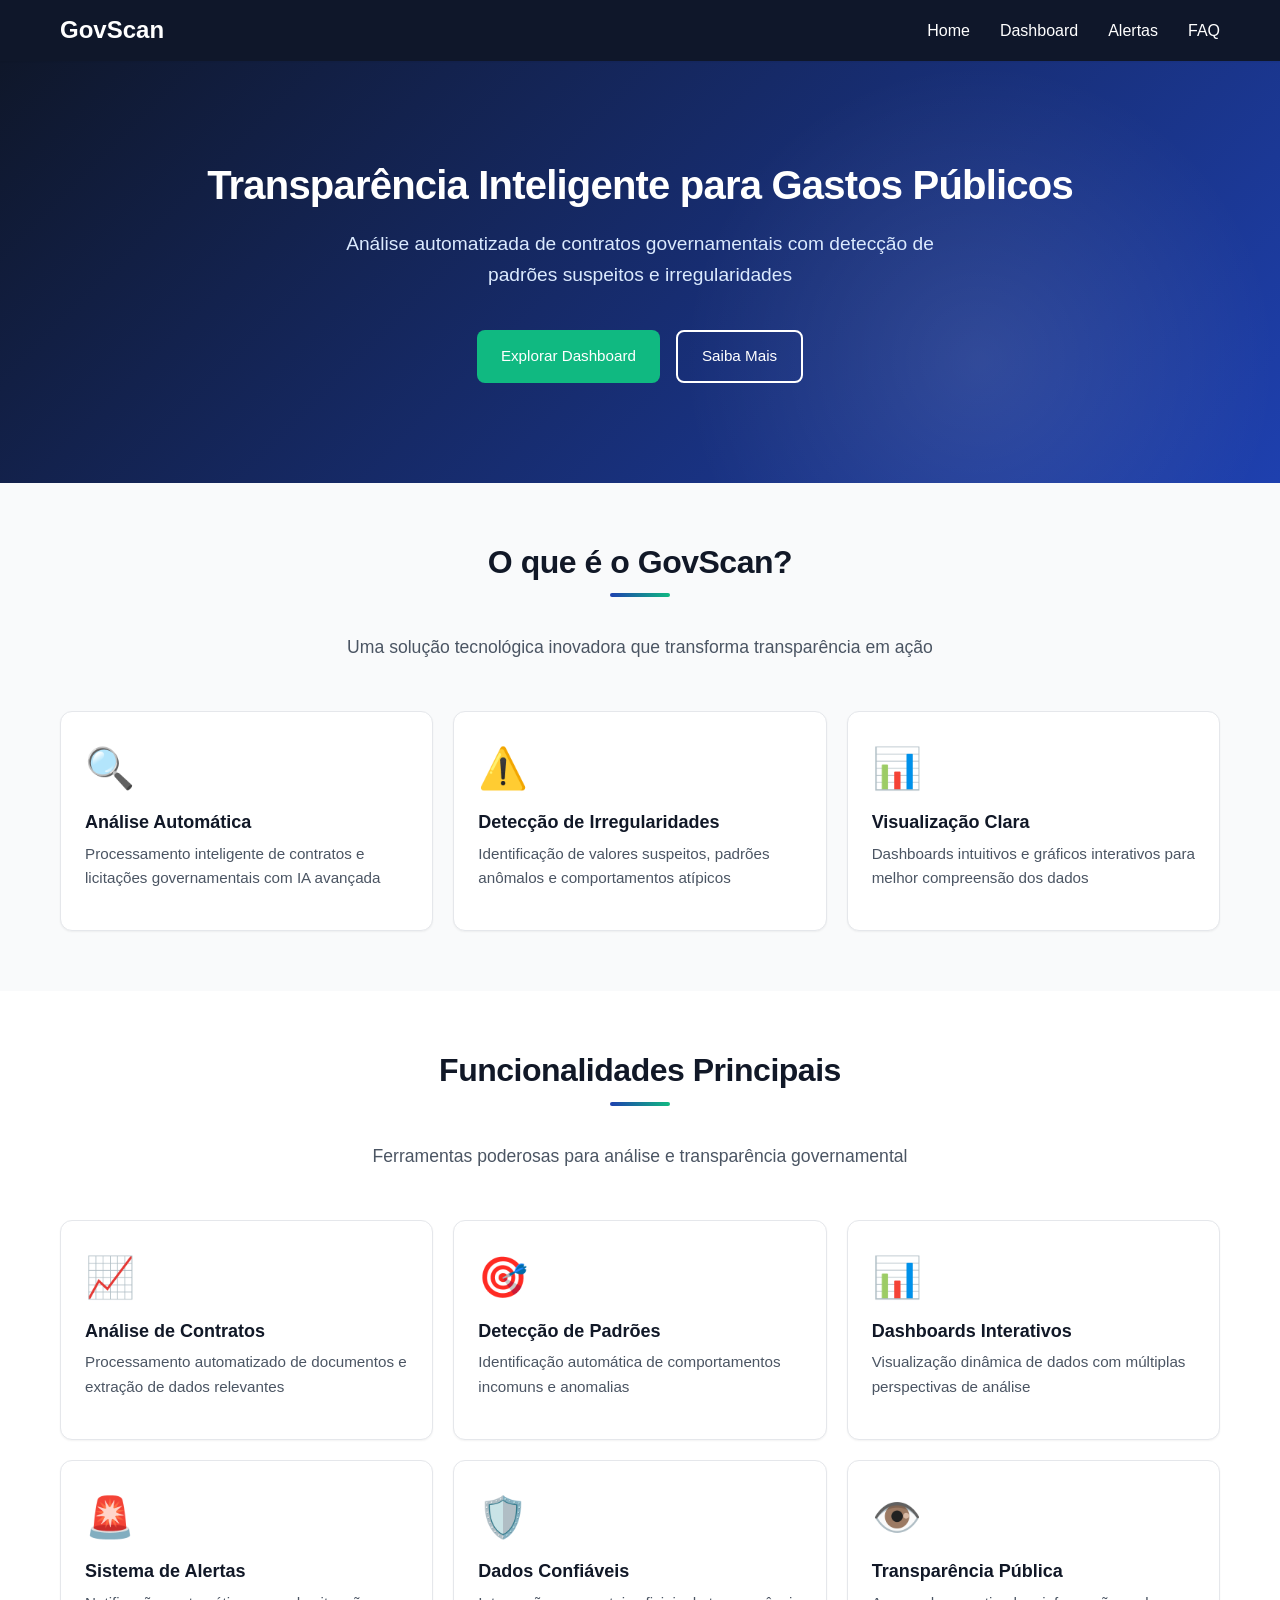
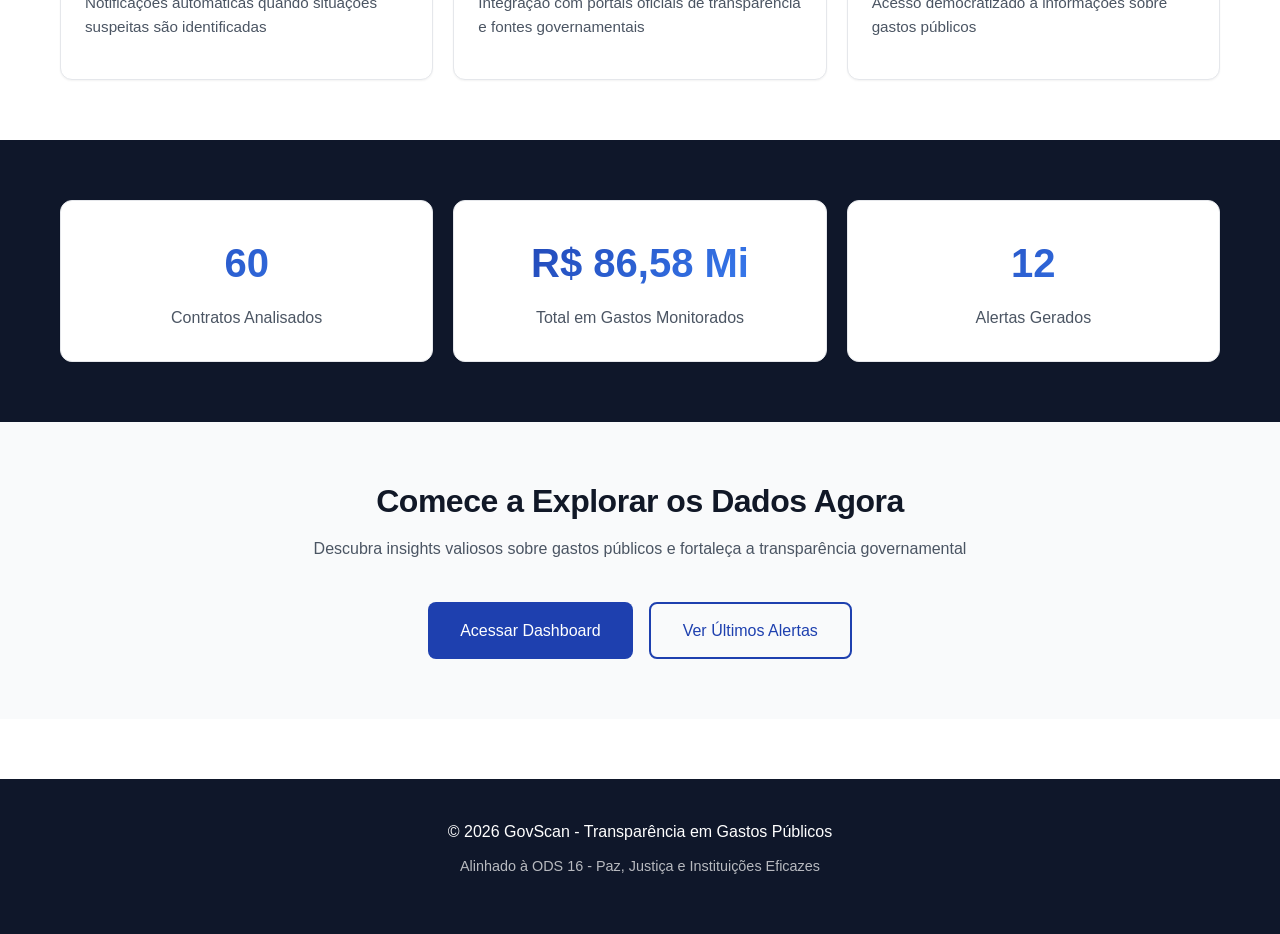
<file: index.html>
<!DOCTYPE html>
<html lang="pt-BR">
<head>
  <meta charset="UTF-8">
  <meta name="viewport" content="width=device-width, initial-scale=1.0">
  <title>GovScan - Transparência em Gastos Públicos</title>
  <link rel="stylesheet" href="./css/teste.css">
</head>
<body>

<!-- NAVEGAÇÃO -->
<nav style="background: var(--primary-dark); color: white; padding: 16px 0; position: sticky; top: 0; z-index: 100; box-shadow: var(--shadow-sm);">
  <div class="container" style="display: flex; justify-content: space-between; align-items: center;">
    <h3 style="color: white; margin: 0; font-size: 1.5rem; font-weight: 600;">
      GovScan
    </h3>
    <ul style="list-style: none; display: flex; gap: 30px; margin: 0;">
      <li><a href="./index.html" style="color: white; text-decoration: none; font-weight: 500;">Home</a></li>
      <li><a href="./graficos.html" style="color: white; text-decoration: none; font-weight: 500;">Dashboard</a></li>
      <li><a href="./alerta.html" style="color: white; text-decoration: none; font-weight: 500;">Alertas</a></li>
      <li><a href="./faq.html" style="color: white; text-decoration: none; font-weight: 500;">FAQ</a></li>
    </ul>
  </div>
</nav>

<!-- HERO -->
<section class="section-hero">
  <div class="container">
    <h1>Transparência Inteligente para Gastos Públicos</h1>
    <p>Análise automatizada de contratos governamentais com detecção de padrões suspeitos e irregularidades</p>
    <div style="margin-top: 40px; display: flex; gap: 16px; justify-content: center; flex-wrap: wrap;">
      <a href="./graficos.html" class="btn btn-success">Explorar Dashboard</a>
      <a href="#sobre" class="btn btn-outline" style="border-color: white; color: white;">Saiba Mais</a>
    </div>
  </div>
</section>

<!-- SOBRE -->
<section id="sobre" class="section-light">
  <div class="container">
    <div class="section-title">
      <h2>O que é o GovScan?</h2>
      <p>Uma solução tecnológica inovadora que transforma transparência em ação</p>
    </div>

    <div class="grid" style="margin-top: 50px;">
      <div class="card">
        <div class="card-icon">🔍</div>
        <h3 class="card-title">Análise Automática</h3>
        <p class="card-text">Processamento inteligente de contratos e licitações governamentais com IA avançada</p>
      </div>

      <div class="card">
        <div class="card-icon">⚠️</div>
        <h3 class="card-title">Detecção de Irregularidades</h3>
        <p class="card-text">Identificação de valores suspeitos, padrões anômalos e comportamentos atípicos</p>
      </div>

      <div class="card">
        <div class="card-icon">📊</div>
        <h3 class="card-title">Visualização Clara</h3>
        <p class="card-text">Dashboards intuitivos e gráficos interativos para melhor compreensão dos dados</p>
      </div>
    </div>
  </div>
</section>

<!-- FUNCIONALIDADES -->
<section>
  <div class="container">
    <div class="section-title">
      <h2>Funcionalidades Principais</h2>
      <p>Ferramentas poderosas para análise e transparência governamental</p>
    </div>

    <div class="grid" style="margin-top: 50px;">
      <div class="card">
        <div class="card-icon">📈</div>
        <h3 class="card-title">Análise de Contratos</h3>
        <p class="card-text">Processamento automatizado de documentos e extração de dados relevantes</p>
      </div>

      <div class="card">
        <div class="card-icon">🎯</div>
        <h3 class="card-title">Detecção de Padrões</h3>
        <p class="card-text">Identificação automática de comportamentos incomuns e anomalias</p>
      </div>

      <div class="card">
        <div class="card-icon">📊</div>
        <h3 class="card-title">Dashboards Interativos</h3>
        <p class="card-text">Visualização dinâmica de dados com múltiplas perspectivas de análise</p>
      </div>

      <div class="card">
        <div class="card-icon">🚨</div>
        <h3 class="card-title">Sistema de Alertas</h3>
        <p class="card-text">Notificações automáticas quando situações suspeitas são identificadas</p>
      </div>

      <div class="card">
        <div class="card-icon">🛡️</div>
        <h3 class="card-title">Dados Confiáveis</h3>
        <p class="card-text">Integração com portais oficiais de transparência e fontes governamentais</p>
      </div>

      <div class="card">
        <div class="card-icon">👁️</div>
        <h3 class="card-title">Transparência Pública</h3>
        <p class="card-text">Acesso democratizado a informações sobre gastos públicos</p>
      </div>
    </div>
  </div>
</section>

<!-- ESTATÍSTICAS -->
<section class="section-dark">
  <div class="container">
    <div class="grid">
      <div class="stat-card">
        <div class="stat-value" style="color: #4ade80;">15.234</div>
        <div class="stat-label">Contratos Analisados</div>
      </div>
      <div class="stat-card">
        <div class="stat-value" style="color: #facc15;">R$ 2,8 Bi</div>
        <div class="stat-label">Total em Gastos Monitorados</div>
      </div>
      <div class="stat-card">
        <div class="stat-value" style="color: #f87171;">342</div>
        <div class="stat-label">Alertas Gerados</div>
      </div>
    </div>
  </div>
</section>

<!-- CTA FINAL -->
<section class="section-light">
  <div class="container" style="text-align: center;">
    <h2>Comece a Explorar os Dados Agora</h2>
    <p style="margin-bottom: 40px;">Descubra insights valiosos sobre gastos públicos e fortaleça a transparência governamental</p>

    <div style="display: flex; gap: 16px; justify-content: center; flex-wrap: wrap;">
      <a href="./graficos.html" class="btn btn-primary btn-lg">Acessar Dashboard</a>
      <a href="./alerta.html" class="btn btn-outline btn-lg">Ver Últimos Alertas</a>
    </div>
  </div>
</section>

<!-- RODAPÉ -->
<footer style="background: var(--primary-dark); color: white; padding: 40px 0; text-align: center; margin-top: 60px;">
  <div class="container">
    <p style="color: white; margin-bottom: 10px;">&copy; 2026 GovScan - Transparência em Gastos Públicos</p>
    <p style="color: rgba(255,255,255,0.7); font-size: 0.9rem;">Alinhado à ODS 16 - Paz, Justiça e Instituições Eficazes</p>
  </div>
</footer>

<script src="./js/dados-reais.js"></script>
<script src="./js/base-dados.js"></script>
<script src="./js/index-metricas.js"></script>
</body>
</html>
</file>
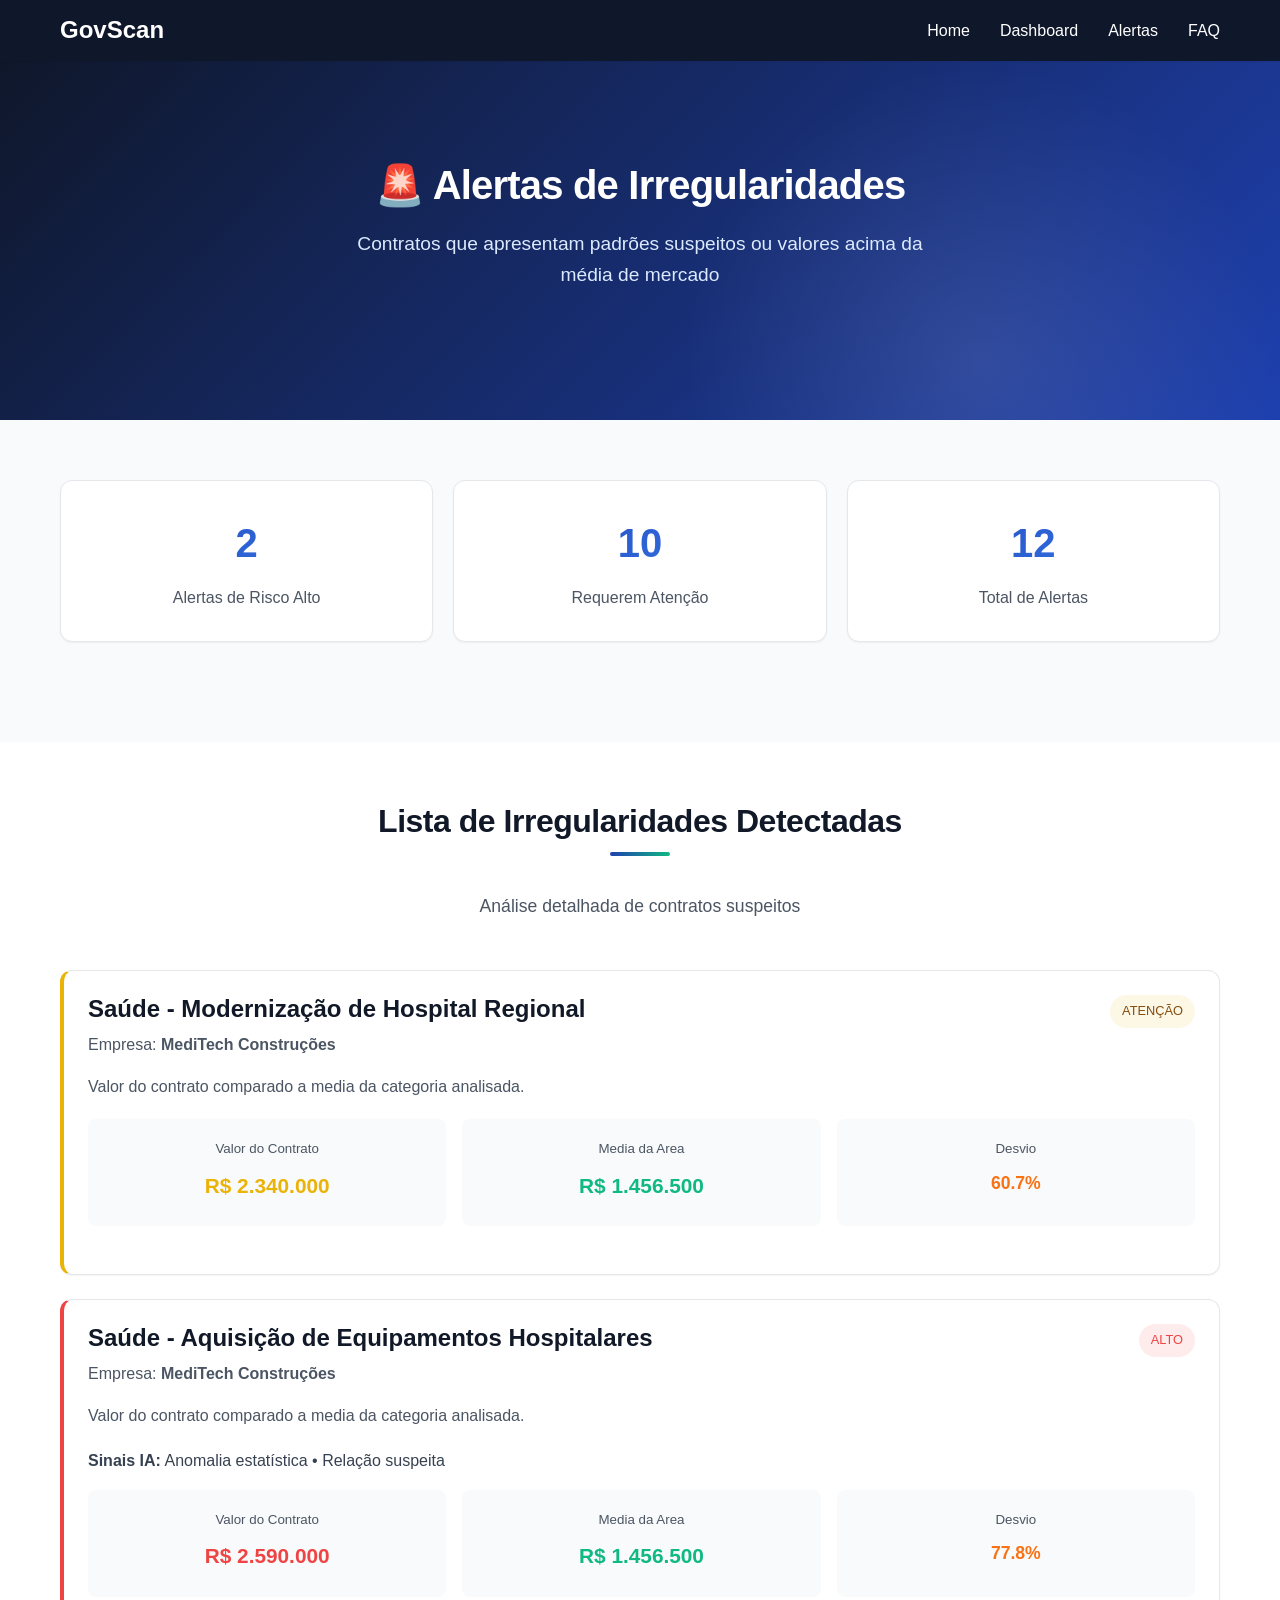
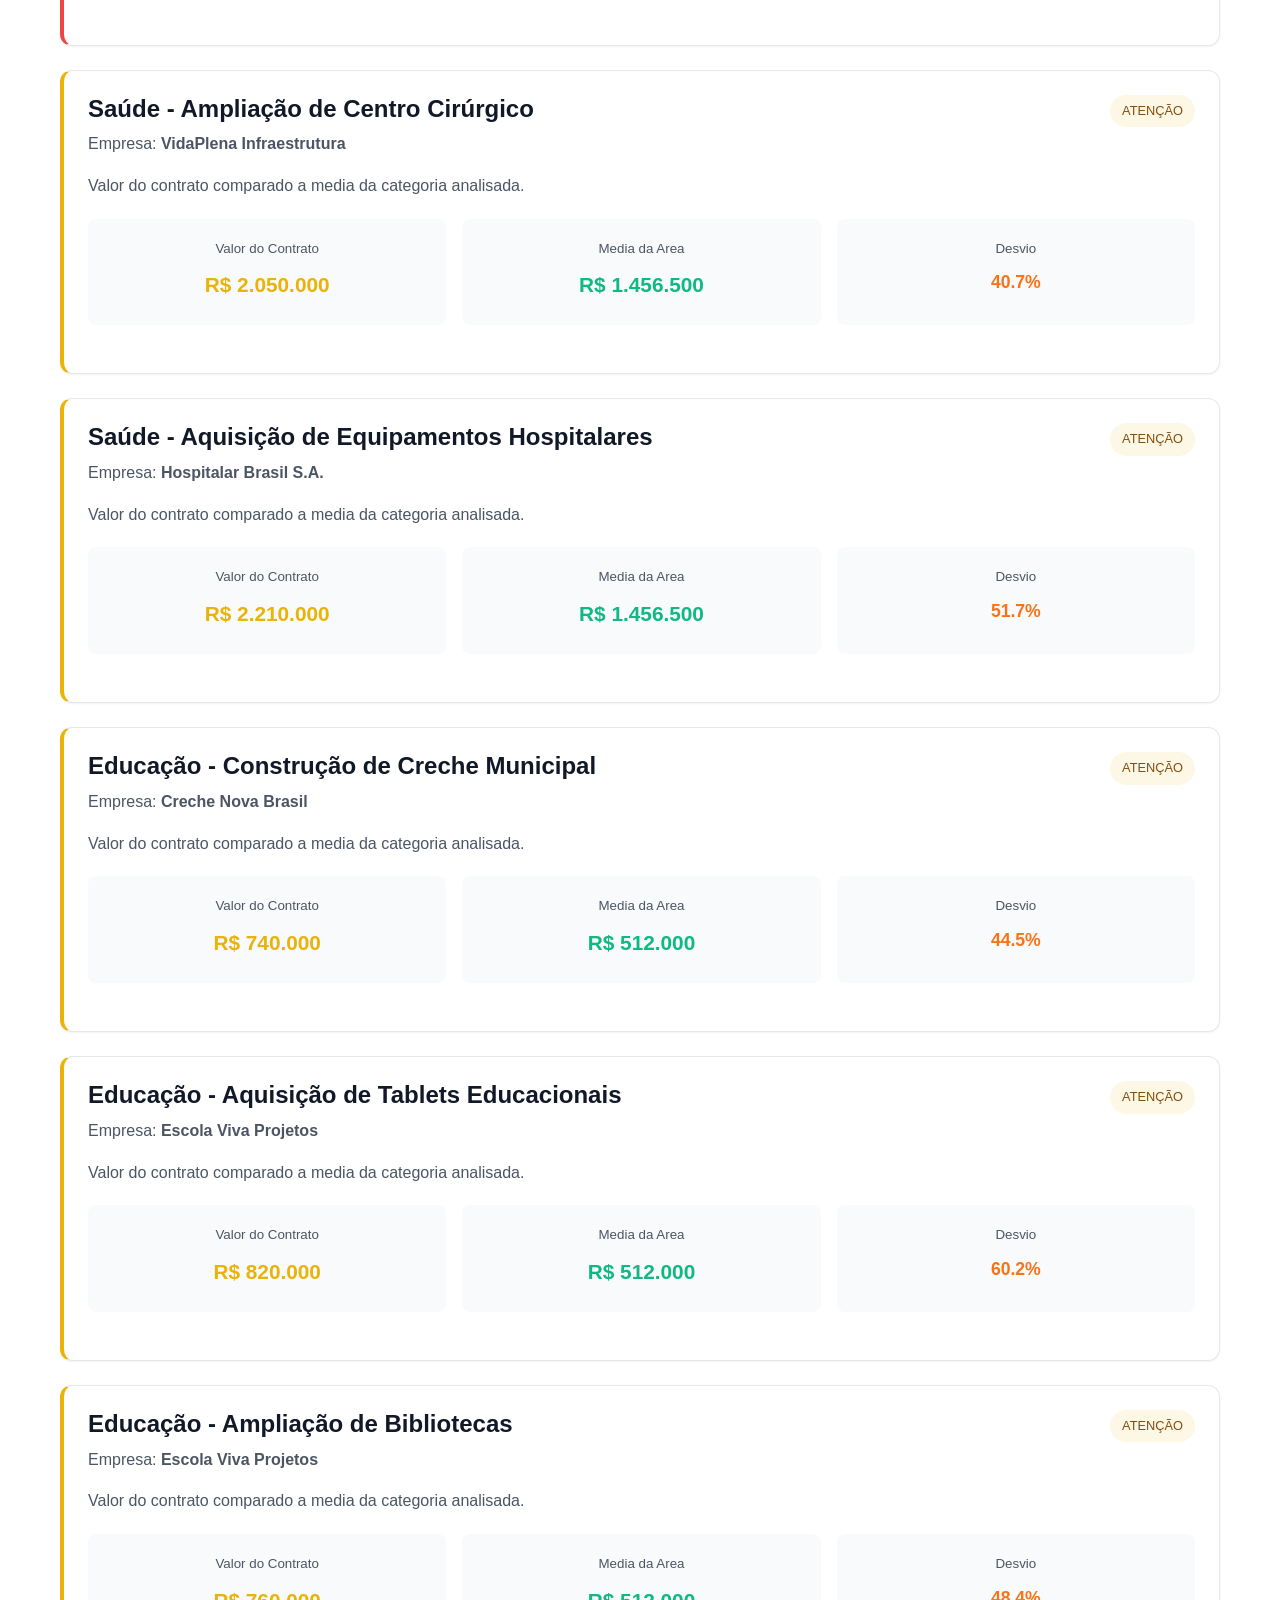
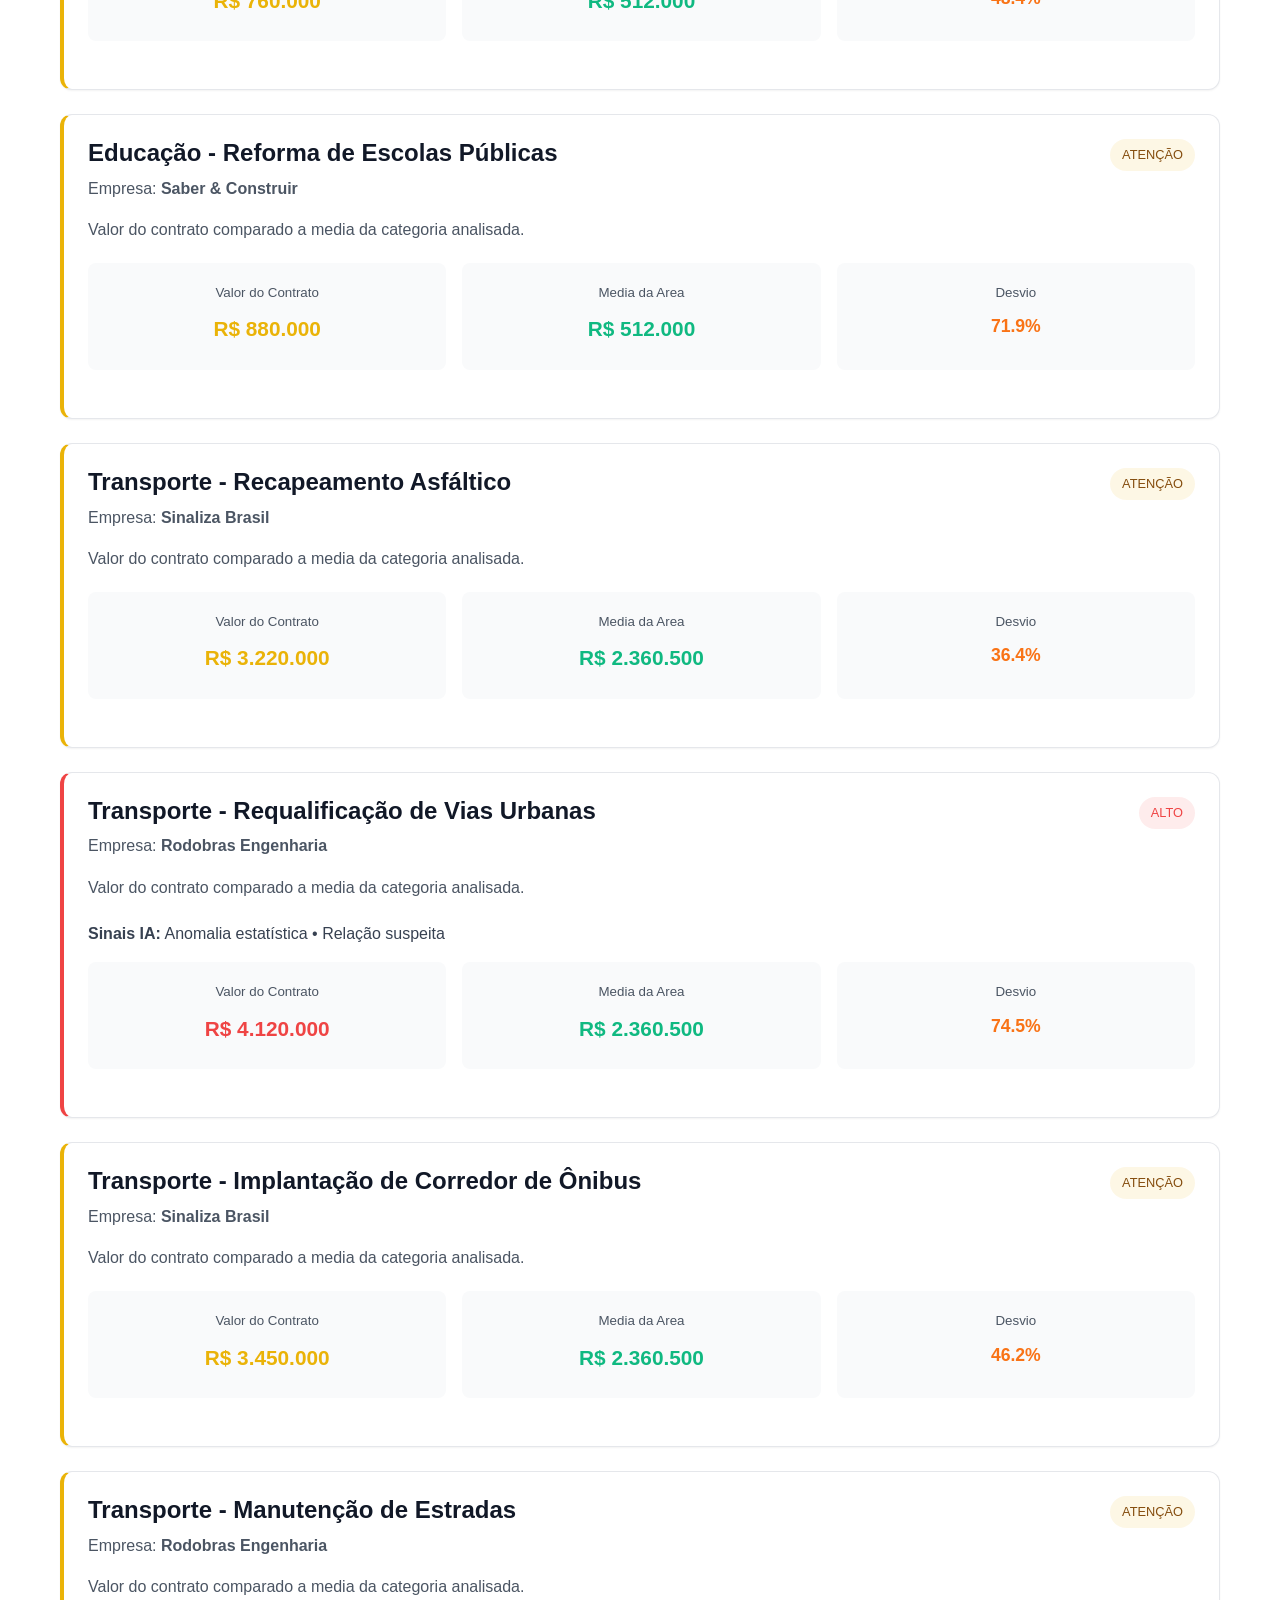
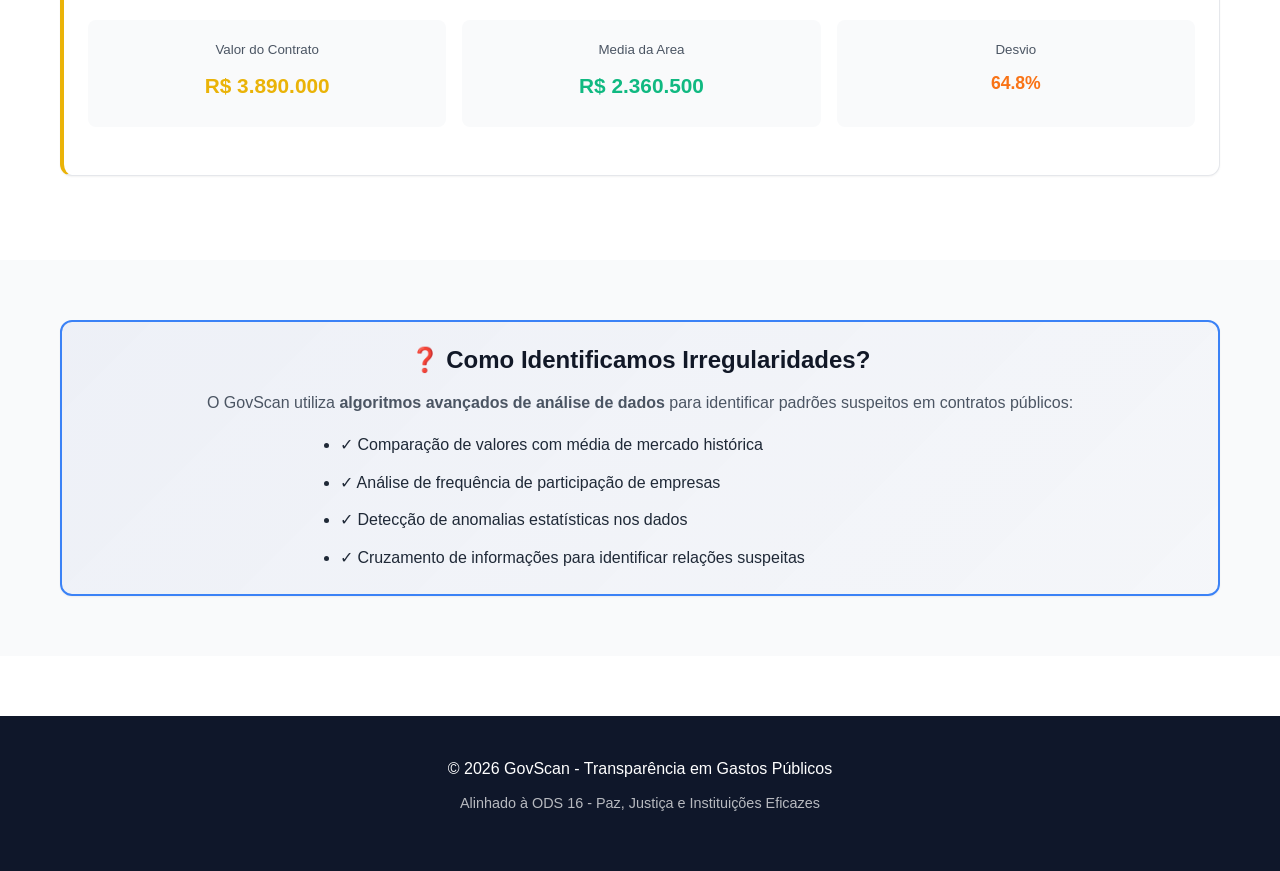
<file: alerta.html>
<!DOCTYPE html>
<html lang="pt-BR">
<head>
  <meta charset="UTF-8">
  <meta name="viewport" content="width=device-width, initial-scale=1.0">
  <title>Alertas de Irregularidades - GovScan</title>
  <link rel="stylesheet" href="./css/teste.css">
</head>
<body>

<!-- NAVEGAÇÃO -->
<nav style="background: var(--primary-dark); color: white; padding: 16px 0; position: sticky; top: 0; z-index: 100; box-shadow: var(--shadow-sm);">
  <div class="container" style="display: flex; justify-content: space-between; align-items: center;">
    <h3 style="color: white; margin: 0; font-size: 1.5rem; font-weight: 600;">
      GovScan
    </h3>
    <ul style="list-style: none; display: flex; gap: 30px; margin: 0;">
      <li><a href="./index.html" style="color: white; text-decoration: none; font-weight: 500;">Home</a></li>
      <li><a href="./graficos.html" style="color: white; text-decoration: none; font-weight: 500;">Dashboard</a></li>
      <li><a href="./alerta.html" style="color: white; text-decoration: none; font-weight: 500;">Alertas</a></li>
      <li><a href="./faq.html" style="color: white; text-decoration: none; font-weight: 500;">FAQ</a></li>
    </ul>
  </div>
</nav>

<!-- HERO -->
<section class="section-hero">
  <div class="container">
    <h1>🚨 Alertas de Irregularidades</h1>
    <p>Contratos que apresentam padrões suspeitos ou valores acima da média de mercado</p>
  </div>
</section>

<!-- RESUMO -->
<section class="section-light">
  <div class="container">
    <div class="grid" style="margin-bottom: 40px;">
      <div class="stat-card">
        <div class="stat-value" style="color: #ef4444;">0</div>
        <div class="stat-label">Alertas de Risco Alto</div>
      </div>
      <div class="stat-card">
        <div class="stat-value" style="color: #eab308;">0</div>
        <div class="stat-label">Requerem Atenção</div>
      </div>
      <div class="stat-card">
        <div class="stat-value" style="color: #f97316;">0</div>
        <div class="stat-label">Total de Alertas</div>
      </div>
    </div>
  </div>
</section>

<!-- ALERTAS -->
<section>
  <div class="container">
    <div class="section-title">
      <h2>Lista de Irregularidades Detectadas</h2>
      <p>Análise detalhada de contratos suspeitos</p>
    </div>
    <div id="lista-alertas"></div>
  </div>
</section>

<!-- INFORMAÇÕES -->
<section class="section-light">
  <div class="container">
    <div class="card" style="text-align: center; background: linear-gradient(135deg, rgba(30, 64, 175, 0.05), rgba(30, 64, 175, 0.02)); border: 2px solid var(--primary-light);">
      <h3>❓ Como Identificamos Irregularidades?</h3>
      <p style="margin-bottom: 16px;">
        O GovScan utiliza <strong>algoritmos avançados de análise de dados</strong> para identificar padrões suspeitos em contratos públicos:
      </p>
      <ul style="text-align: left; max-width: 600px; margin: 0 auto; display: flex; flex-direction: column; gap: 12px;">
        <li>✓ Comparação de valores com média de mercado histórica</li>
        <li>✓ Análise de frequência de participação de empresas</li>
        <li>✓ Detecção de anomalias estatísticas nos dados</li>
        <li>✓ Cruzamento de informações para identificar relações suspeitas</li>
      </ul>
    </div>
  </div>
</section>

<!-- RODAPÉ -->
<footer style="background: var(--primary-dark); color: white; padding: 40px 0; text-align: center; margin-top: 60px;">
  <div class="container">
    <p style="color: white; margin-bottom: 10px;">&copy; 2026 GovScan - Transparência em Gastos Públicos</p>
    <p style="color: rgba(255,255,255,0.7); font-size: 0.9rem;">Alinhado à ODS 16 - Paz, Justiça e Instituições Eficazes</p>
  </div>
</footer>

<script src="./js/dados-reais.js"></script>
<script src="./js/base-dados.js"></script>
<script src="./js/alertas.js"></script>
</body>
</html>
</file>
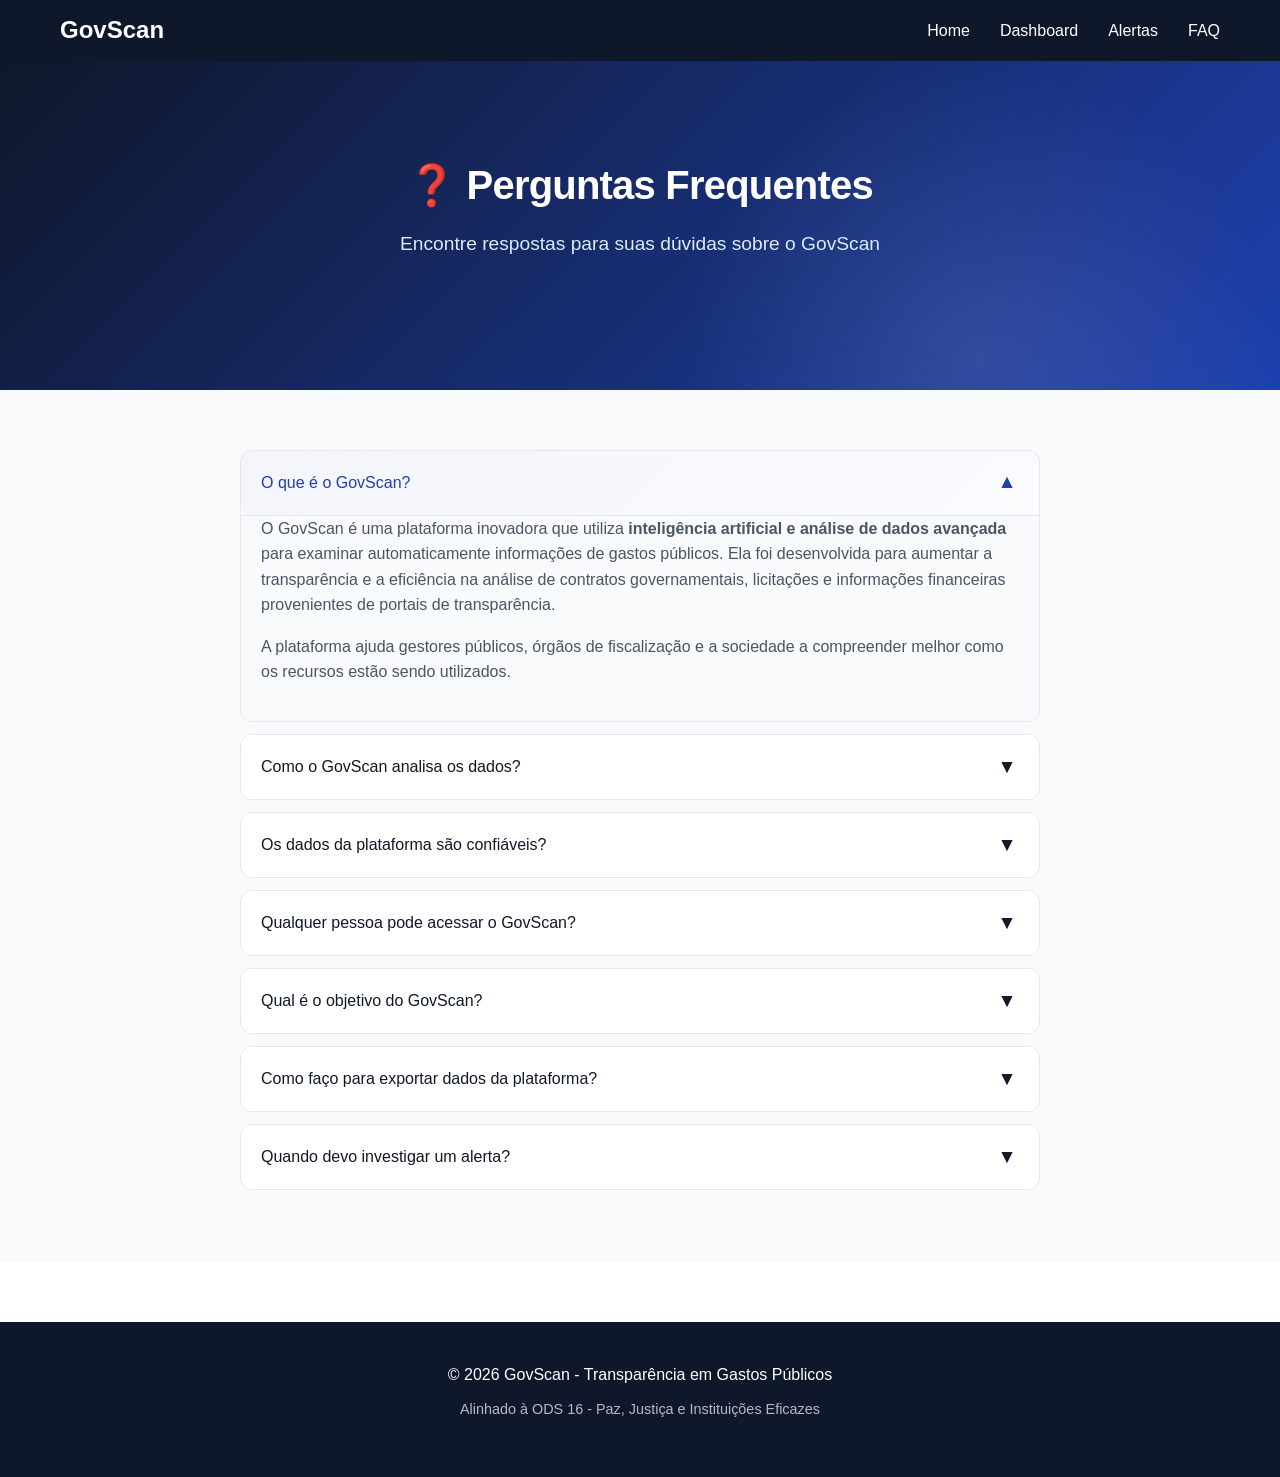
<file: faq.html>
<!DOCTYPE html>
<html lang="pt-BR">
<head>
  <meta charset="UTF-8">
  <meta name="viewport" content="width=device-width, initial-scale=1.0">
  <title>FAQ - Perguntas Frequentes - GovScan</title>
  <link rel="stylesheet" href="./css/teste.css">
</head>
<body>

<!-- NAVEGAÇÃO -->
<nav style="background: var(--primary-dark); color: white; padding: 16px 0; position: sticky; top: 0; z-index: 100; box-shadow: var(--shadow-sm);">
  <div class="container" style="display: flex; justify-content: space-between; align-items: center;">
    <h3 style="color: white; margin: 0; font-size: 1.5rem; font-weight: 600;">
      GovScan
    </h3>
    <ul style="list-style: none; display: flex; gap: 30px; margin: 0;">
      <li><a href="./index.html" style="color: white; text-decoration: none; font-weight: 500;">Home</a></li>
      <li><a href="./graficos.html" style="color: white; text-decoration: none; font-weight: 500;">Dashboard</a></li>
      <li><a href="./alerta.html" style="color: white; text-decoration: none; font-weight: 500;">Alertas</a></li>
      <li><a href="./faq.html" style="color: white; text-decoration: none; font-weight: 500;">FAQ</a></li>
    </ul>
  </div>
</nav>

<!-- HERO -->
<section class="section-hero">
  <div class="container">
    <h1>❓ Perguntas Frequentes</h1>
    <p>Encontre respostas para suas dúvidas sobre o GovScan</p>
  </div>
</section>

<!-- FAQ -->
<section class="section-light">
  <div class="container">
    <div style="max-width: 800px; margin: 0 auto;">
      <div id="faq-list">

        <!-- FAQ 1 -->
        <div class="faq-item">
          <button class="faq-question">
            <div class="faq-text">O que é o GovScan?</div>
            <span>▼</span>
          </button>
          <div class="faq-answer">
            <p>O GovScan é uma plataforma inovadora que utiliza <strong>inteligência artificial e análise de dados avançada</strong> para examinar automaticamente informações de gastos públicos. Ela foi desenvolvida para aumentar a transparência e a eficiência na análise de contratos governamentais, licitações e informações financeiras provenientes de portais de transparência.</p>
            <p>A plataforma ajuda gestores públicos, órgãos de fiscalização e a sociedade a compreender melhor como os recursos estão sendo utilizados.</p>
          </div>
        </div>

        <!-- FAQ 2 -->
        <div class="faq-item">
          <button class="faq-question">
            <div class="faq-text">Como o GovScan analisa os dados?</div>
            <span>▼</span>
          </button>
          <div class="faq-answer">
            <p>Utilizamos <strong>algoritmos avançados</strong> para analisar dados de múltiplas formas:</p>
            <ul style="margin: 12px 0; padding-left: 20px;">
              <li>Comparação de valores de contratos com médias históricas de mercado</li>
              <li>Análise de frequência de participação de empresas em licitações</li>
              <li>Identificação de anomalias estatísticas nos dados</li>
              <li>Cruzamento de informações para detectar relações suspeitas</li>
              <li>Monitoramento de padrões incomuns em tempo real</li>
            </ul>
            <p>Todos esses processos ocorrem automaticamente, permitindo análise rápida de grandes volumes de dados.</p>
          </div>
        </div>

        <!-- FAQ 3 -->
        <div class="faq-item">
          <button class="faq-question">
            <div class="faq-text">Os dados da plataforma são confiáveis?</div>
            <span>▼</span>
          </button>
          <div class="faq-answer">
            <p>Sim, totalmente! Os dados do GovScan são coletados de <strong>fontes oficiais governamentais</strong>, especificamente de portais de transparência públicos e sistemas governamentais autorizados.</p>
            <p>Garantimos a confiabilidade através de:</p>
            <ul style="margin: 12px 0; padding-left: 20px;">
              <li>Integração com portais oficiais de transparência</li>
              <li>Validação contínua de dados</li>
              <li>Rastreabilidade completa das informações</li>
              <li>Conformidade com legislações de transparência pública</li>
            </ul>
          </div>
        </div>

        <!-- FAQ 4 -->
        <div class="faq-item">
          <button class="faq-question">
            <div class="faq-text">Qualquer pessoa pode acessar o GovScan?</div>
            <span>▼</span>
          </button>
          <div class="faq-answer">
            <p>Sim! A plataforma GovScan é <strong>pública e gratuita</strong> para qualquer pessoa que deseje consultar dados sobre gastos governamentais e identificar possíveis irregularidades.</p>
            <p>Qualquer cidadão, gestor público, pesquisador ou organização pode acessar e utilizar as ferramentas de análise sem restrições.</p>
          </div>
        </div>

        <!-- FAQ 5 -->
        <div class="faq-item">
          <button class="faq-question">
            <div class="faq-text">Qual é o objetivo do GovScan?</div>
            <span>▼</span>
          </button>
          <div class="faq-answer">
            <p>O GovScan tem como objetivo principal <strong>apoiar a transparência governamental</strong> sem substituir órgãos de controle e auditoria.</p>
            <p>Especificamente, o projeto busca:</p>
            <ul style="margin: 12px 0; padding-left: 20px;">
              <li>Oferecer uma ferramenta de apoio para identificação de possíveis problemas</li>
              <li>Facilitar a análise de grandes volumes de dados financeiros</li>
              <li>Fortalecer a transparência e o acesso à informação pública</li>
              <li>Melhorar a governança e a fiscalização de recursos públicos</li>
              <li>Contribuir para a ODS 16 (Paz, Justiça e Instituições Eficazes)</li>
            </ul>
          </div>
        </div>

        <!-- FAQ 6 -->
        <div class="faq-item">
          <button class="faq-question">
            <div class="faq-text">Como faço para exportar dados da plataforma?</div>
            <span>▼</span>
          </button>
          <div class="faq-answer">
            <p>Você pode exportar dados de várias formas no GovScan:</p>
            <ul style="margin: 12px 0; padding-left: 20px;">
              <li><strong>Relatórios em PDF</strong> - Gere relatórios completos de análises</li>
              <li><strong>Exportação CSV/Excel</strong> - Para análise em ferramentas externas</li>
              <li><strong>Gráficos e dashboards</strong> - Importe visualizações diretas</li>
              <li><strong>API de dados</strong> - Para integração com outras plataformas</li>
            </ul>
            <p>Todos os dados exportados mantêm a rastreabilidade e conformidade com legislações de acesso à informação pública.</p>
          </div>
        </div>

        <!-- FAQ 7 -->
        <div class="faq-item">
          <button class="faq-question">
            <div class="faq-text">Quando devo investigar um alerta?</div>
            <span>▼</span>
          </button>
          <div class="faq-answer">
            <p>O GovScan categoriza alertas por nível de risco:</p>
            <ul style="margin: 12px 0; padding-left: 20px;">
              <li><strong style="color: #10b981;">✓ Normal</strong> - Contrato dentro dos padrões esperados</li>
              <li><strong style="color: #eab308;">⚠️ Atenção</strong> - Requer análise adicional, mas não é crítico</li>
              <li><strong style="color: #ef4444;">🔴 Risco Alto</strong> - Recomenda-se investigação imediata</li>
              <li><strong style="color: #3b82f6;">🔵 Baixo</strong> - Valor abaixo da média esperada (informativo)</li>
            </ul>
            <p>Recomendamos revisar alertas de <strong>Atenção</strong> regularmente e investigar imediatamente aqueles marcados como <strong>Risco Alto</strong>.</p>
          </div>
        </div>

      </div>
    </div>
  </div>
</section>

<!-- RODAPÉ -->
<footer style="background: var(--primary-dark); color: white; padding: 40px 0; text-align: center; margin-top: 60px;">
  <div class="container">
    <p style="color: white; margin-bottom: 10px;">&copy; 2026 GovScan - Transparência em Gastos Públicos</p>
    <p style="color: rgba(255,255,255,0.7); font-size: 0.9rem;">Alinhado à ODS 16 - Paz, Justiça e Instituições Eficazes</p>
  </div>
</footer>

<script>
  const items = document.querySelectorAll(".faq-item");

  items.forEach((item, index) => {
    item.querySelector(".faq-question").addEventListener("click", () => {
      // Fechar outros itens
      items.forEach((otherItem, otherIndex) => {
        if (otherIndex !== index) {
          otherItem.classList.remove("active");
        }
      });
      // Toggle item atual
      item.classList.toggle("active");
    });
  });

  // Abrir primeiro item por padrão
  if (items.length > 0) {
    items[0].classList.add("active");
  }
</script>

</body>
</html>
</file>
<file: css/teste.css>
/* ============================================
   RESET & VARIÁVEIS GLOBAIS
   ============================================ */

* {
  margin: 0;
  padding: 0;
  box-sizing: border-box;
}

:root {
  /* Core Colors - Alinhados ao tema de transparência e tecnologia */
  --primary-dark: #0f172a;      /* Azul escuro profundo */
  --primary: #1e40af;           /* Azul primário (ação) */
  --primary-light: #3b82f6;     /* Azul claro */
  --primary-lighter: #dbeafe;   /* Azul muito claro (backgrounds) */
  
  --success: #10b981;           /* Verde (dados confiáveis) */
  --warning: #eab308;           /* Amarelo (avisos) */
  --danger: #ef4444;            /* Vermelho (alertas críticos) */
  --danger-dark: #dc2626;       /* Vermelho escuro */
  
  --neutral-50: #f9fafb;        /* Background bem claro */
  --neutral-100: #f3f4f6;       /* Background claro */
  --neutral-200: #e5e7eb;       /* Border claro */
  --neutral-400: #9ca3af;       /* Text secundário */
  --neutral-600: #4b5563;       /* Text médio */
  --neutral-800: #1f2937;       /* Text forte */
  --neutral-900: #111827;       /* Text muito forte/herói */
  
  --white: #ffffff;
  --shadow-sm: 0 1px 2px 0 rgba(0, 0, 0, 0.05);
  --shadow-md: 0 4px 6px -1px rgba(0, 0, 0, 0.1);
  --shadow-lg: 0 10px 15px -3px rgba(0, 0, 0, 0.1);
  --shadow-xl: 0 20px 25px -5px rgba(0, 0, 0, 0.1);
  
  --radius: 8px;
  --radius-lg: 12px;
  --radius-full: 9999px;
  
  --transition: all 0.3s ease;
}

/* ============================================
   BODY & TIPOGRAFIA BASE
   ============================================ */

html {
  scroll-behavior: smooth;
}

body {
  font-family: -apple-system, BlinkMacSystemFont, 'Segoe UI', 'Roboto', 'Oxygen',
    'Ubuntu', 'Cantarell', 'Fira Sans', 'Droid Sans', 'Helvetica Neue',
    sans-serif;
  font-size: 16px;
  line-height: 1.6;
  background: var(--white);
  color: var(--neutral-800);
  -webkit-font-smoothing: antialiased;
  -moz-osx-font-smoothing: grayscale;
}

h1, h2, h3, h4, h5, h6 {
  line-height: 1.2;
  font-weight: 600;
  color: var(--neutral-900);
  margin-bottom: 1rem;
}

h1 {
  font-size: 2.5rem;
  letter-spacing: -0.02em;
}

h2 {
  font-size: 2rem;
  letter-spacing: -0.015em;
}

h3 {
  font-size: 1.5rem;
}

h4 {
  font-size: 1.25rem;
}

h5 {
  font-size: 1.125rem;
}

h6 {
  font-size: 1rem;
}

p {
  color: var(--neutral-600);
  margin-bottom: 1rem;
}

a {
  color: var(--primary);
  text-decoration: none;
  transition: var(--transition);
}

a:hover {
  color: var(--primary-light);
}

/* ============================================
   CONTAINER & LAYOUT
   ============================================ */

.container {
  max-width: 1200px;
  margin: 0 auto;
  padding: 0 20px;
}

.grid {
  display: grid;
  gap: 20px;
  grid-template-columns: repeat(auto-fit, minmax(280px, 1fr));
}

@media (max-width: 768px) {
  .grid {
    grid-template-columns: 1fr;
  }
}

/* ============================================
   CARDS & CONTENEDORES
   ============================================ */

.card {
  background: var(--white);
  border-radius: var(--radius-lg);
  padding: 24px;
  border: 1px solid var(--neutral-200);
  box-shadow: var(--shadow-sm);
  transition: var(--transition);
}

.card:hover {
  box-shadow: var(--shadow-lg);
  border-color: var(--primary-light);
  transform: translateY(-2px);
}

.card-icon {
  font-size: 2.5rem;
  margin-bottom: 12px;
}

.card-title {
  font-size: 1.125rem;
  font-weight: 600;
  color: var(--neutral-900);
  margin-bottom: 8px;
}

.card-text {
  color: var(--neutral-600);
  font-size: 0.95rem;
}

/* ============================================
   BOTÕES
   ============================================ */

button, .btn, input[type="button"], input[type="submit"] {
  display: inline-flex;
  align-items: center;
  justify-content: center;
  gap: 8px;
  padding: 12px 24px;
  font-size: 0.95rem;
  font-weight: 500;
  border: none;
  border-radius: var(--radius);
  cursor: pointer;
  transition: var(--transition);
  text-decoration: none;
  white-space: nowrap;
  user-select: none;
}

/* Primário */
.btn-primary, button:not([class]),
.btn {
  background: var(--primary);
  color: var(--white);
}

.btn-primary:hover, 
button:not([class]):hover,
.btn:hover {
  background: var(--primary-dark);
  box-shadow: var(--shadow-md);
  transform: translateY(-1px);
}

/* Secundário */
.btn-secondary {
  background: var(--primary-light);
  color: var(--white);
}

.btn-secondary:hover {
  background: var(--primary);
}

/* Sucesso */
.btn-success {
  background: var(--success);
  color: var(--white);
}

.btn-success:hover {
  background: #059669;
}

/* Pequeno */
.btn-sm {
  padding: 8px 16px;
  font-size: 0.875rem;
}

/* Grande */
.btn-lg {
  padding: 14px 32px;
  font-size: 1rem;
}

/* Outline */
.btn-outline {
  background: transparent;
  border: 2px solid var(--primary);
  color: var(--primary);
}

.btn-outline:hover {
  background: var(--primary);
  color: var(--white);
}

/* ============================================
   INPUTS & FORMULÁRIOS
   ============================================ */

input[type="text"],
input[type="email"],
input[type="password"],
input[type="search"],
input[type="date"],
select,
textarea {
  width: 100%;
  padding: 12px 14px;
  font-size: 1rem;
  border: 1px solid var(--neutral-200);
  border-radius: var(--radius);
  background: var(--neutral-50);
  color: var(--neutral-900);
  font-family: inherit;
  transition: var(--transition);
}

input[type="text"]:focus,
input[type="email"]:focus,
input[type="password"]:focus,
input[type="search"]:focus,
input[type="date"]:focus,
select:focus,
textarea:focus {
  outline: none;
  border-color: var(--primary);
  background: var(--white);
  box-shadow: 0 0 0 3px rgba(30, 64, 175, 0.1);
}

label {
  display: block;
  margin-bottom: 8px;
  font-weight: 500;
  color: var(--neutral-800);
}

/* ============================================
   BADGES & LABELS
   ============================================ */

.badge {
  display: inline-flex;
  align-items: center;
  gap: 6px;
  padding: 6px 12px;
  border-radius: var(--radius-full);
  font-size: 0.8rem;
  font-weight: 500;
  background: var(--neutral-100);
  color: var(--neutral-800);
}

.badge-success {
  background: rgba(16, 185, 129, 0.1);
  color: var(--success);
}

.badge-warning {
  background: rgba(234, 179, 8, 0.1);
  color: #854d0e;
}

.badge-danger, .badge-high {
  background: rgba(239, 68, 68, 0.1);
  color: var(--danger);
}

.badge-danger-dark {
  background: #fee2e2;
  color: #b91c1c;
}

.badge-warning-dark {
  background: #fef9c3;
  color: #854d0e;
}

.badge-primary {
  background: rgba(30, 64, 175, 0.1);
  color: var(--primary);
}

.badge-info,
.badge-low {
  background: rgba(59, 130, 246, 0.1);
  color: #1d4ed8;
}

/* ============================================
   SEÇÕES & BACKGROUNDS
   ============================================ */

section {
  padding: 60px 0;
}

.section-dark {
  background: var(--primary-dark);
  color: var(--white);
}

.section-light {
  background: var(--neutral-50);
}

.section-hero {
  background: linear-gradient(135deg, var(--primary-dark) 0%, var(--primary) 100%);
  color: var(--white);
  padding: 100px 20px;
  text-align: center;
  position: relative;
  overflow: hidden;
}

.section-hero::before {
  content: '';
  position: absolute;
  top: 0;
  right: 0;
  width: 600px;
  height: 600px;
  background: radial-gradient(circle, rgba(255,255,255,0.1) 0%, transparent 70%);
  border-radius: 50%;
  pointer-events: none;
}

.section-hero h1 {
  color: var(--white);
  margin-bottom: 20px;
  position: relative;
  z-index: 1;
}

.section-hero p {
  color: var(--primary-lighter);
  font-size: 1.2rem;
  max-width: 600px;
  margin: 0 auto 30px;
  position: relative;
  z-index: 1;
}

.section-title {
  text-align: center;
  margin-bottom: 50px;
}

.section-title h2 {
  position: relative;
  display: inline-block;
}

.section-title h2::after {
  content: '';
  display: block;
  width: 60px;
  height: 4px;
  background: linear-gradient(90deg, var(--primary), var(--success));
  margin: 12px auto 0;
  border-radius: var(--radius-full);
}

.section-title p {
  color: var(--neutral-600);
  font-size: 1.1rem;
  max-width: 600px;
  margin: 20px auto 0;
}

/* ============================================
   TABELAS
   ============================================ */

table {
  width: 100%;
  border-collapse: collapse;
  margin-top: 20px;
}

table thead {
  background: var(--neutral-50);
  border-bottom: 2px solid var(--neutral-200);
}

table th {
  padding: 14px;
  text-align: left;
  font-weight: 600;
  color: var(--neutral-900);
  font-size: 0.9rem;
  text-transform: uppercase;
  letter-spacing: 0.5px;
}

table td {
  padding: 14px;
  border-bottom: 1px solid var(--neutral-200);
  color: var(--neutral-700);
}

table tbody tr:hover {
  background: var(--neutral-50);
}

/* ============================================
   ALERTAS & NOTIFICAÇÕES
   ============================================ */

.alert {
  padding: 16px 20px;
  border-radius: var(--radius-lg);
  border-left: 4px solid;
  margin-bottom: 20px;
  display: flex;
  align-items: flex-start;
  gap: 12px;
}

.alert-success {
  background: rgba(16, 185, 129, 0.05);
  border-color: var(--success);
  color: #047857;
}

.alert-warning {
  background: rgba(234, 179, 8, 0.05);
  border-color: var(--warning);
  color: #854d0e;
}

.alert-danger {
  background: rgba(239, 68, 68, 0.05);
  border-color: var(--danger);
  color: #991b1b;
}

.alert-info {
  background: rgba(30, 64, 175, 0.05);
  border-color: var(--primary);
  color: var(--primary);
}

/* ============================================
   ESTATÍSTICAS
   ============================================ */

.stat-card {
  background: var(--white);
  border-radius: var(--radius-lg);
  padding: 30px;
  text-align: center;
  box-shadow: var(--shadow-sm);
  border: 1px solid var(--neutral-200);
  transition: var(--transition);
}

.stat-card:hover {
  box-shadow: var(--shadow-lg);
  transform: translateY(-4px);
}

.stat-value {
  font-size: 2.5rem;
  font-weight: 700;
  background: linear-gradient(135deg, var(--primary), var(--primary-light));
  -webkit-background-clip: text;
  -webkit-text-fill-color: transparent;
  background-clip: text;
  margin-bottom: 10px;
}

.stat-label {
  font-size: 1rem;
  color: var(--neutral-600);
  font-weight: 500;
}

/* ============================================
   LISTA DE ITENS & FAQs
   ============================================ */

.list-item {
  padding: 16px;
  border-bottom: 1px solid var(--neutral-200);
  display: flex;
  align-items: center;
  gap: 12px;
  transition: var(--transition);
}

.list-item:hover {
  background: var(--neutral-50);
  padding-left: 20px;
}

.list-item:last-child {
  border-bottom: none;
}

.faq-item {
  border: 1px solid var(--neutral-200);
  border-radius: var(--radius-lg);
  margin-bottom: 12px;
  overflow: hidden;
  background: var(--white);
  transition: var(--transition);
}

.faq-item:hover {
  box-shadow: var(--shadow-md);
}

.faq-question {
  width: 100%;
  padding: 20px;
  background: var(--white);
  border: none;
  cursor: pointer;
  display: flex;
  justify-content: space-between;
  align-items: center;
  font-size: 1rem;
  font-weight: 500;
  color: var(--neutral-900);
  transition: var(--transition);
}

.faq-question:hover {
  background: var(--neutral-50);
  color: var(--primary);
}

.faq-question span {
  margin-left: 10px;
  font-size: 1.2rem;
  display: flex;
  align-items: center;
  justify-content: center;
  width: 24px;
  height: 24px;
  transition: var(--transition);
}

.faq-item.active .faq-question {
  background: linear-gradient(135deg, rgba(30, 64, 175, 0.05), rgba(30, 64, 175, 0.02));
  color: var(--primary);
}

.faq-item.active .faq-question span {
  transform: rotate(180deg);
}

.faq-answer {
  display: none;
  padding: 0 20px 20px 20px;
  color: var(--neutral-600);
  border-top: 1px solid var(--neutral-200);
  background: var(--neutral-50);
  animation: slideDown 0.3s ease;
}

.faq-item.active .faq-answer {
  display: block;
}

@keyframes slideDown {
  from {
    opacity: 0;
    transform: translateY(-10px);
  }
  to {
    opacity: 1;
    transform: translateY(0);
  }
}

/* ============================================
   RESPONSIVIDADE
   ============================================ */

@media (max-width: 768px) {
  h1 {
    font-size: 1.875rem;
  }

  h2 {
    font-size: 1.5rem;
  }

  section {
    padding: 40px 0;
  }

  .section-hero {
    padding: 60px 20px;
  }

  .card {
    padding: 16px;
  }

  .container {
    padding: 0 16px;
  }

  button, .btn {
    width: 100%;
  }
}

/* ============================================
   UTILIDADES
   ============================================ */

.text-center {
  text-align: center;
}

.text-left {
  text-align: left;
}

.text-right {
  text-align: right;
}

.text-muted {
  color: var(--neutral-600);
}

.text-primary {
  color: var(--primary);
}

.text-success {
  color: var(--success);
}

.text-danger {
  color: var(--danger);
}

.text-warning {
  color: var(--warning);
}

.mt-1 { margin-top: 8px; }
.mt-2 { margin-top: 16px; }
.mt-3 { margin-top: 24px; }
.mt-4 { margin-top: 32px; }

.mb-1 { margin-bottom: 8px; }
.mb-2 { margin-bottom: 16px; }
.mb-3 { margin-bottom: 24px; }
.mb-4 { margin-bottom: 32px; }

.p-1 { padding: 8px; }
.p-2 { padding: 16px; }
.p-3 { padding: 24px; }
.p-4 { padding: 32px; }

.gap-1 { gap: 8px; }
.gap-2 { gap: 16px; }
.gap-3 { gap: 24px; }

.hidden {
  display: none;
}

.opacity-50 {
  opacity: 0.5;
}

.opacity-75 {
  opacity: 0.75;
}

.rounded {
  border-radius: var(--radius);
}

.rounded-lg {
  border-radius: var(--radius-lg);
}

.overflow-hidden {
  overflow: hidden;
  border-radius: 20px;
  font-size: 12px;
}

.badge.high {
  background: #fee2e2;
  color: #b91c1c;
}

.badge.medium {
  background: #fef9c3;
  color: #854d0e;
}

.badge.low {
  background: #d1fae5;
  color: #065f46;
}

/* TABELA */
table {
  width: 100%;
  border-collapse: collapse;
}

th, td {
  padding: 10px;
  border-bottom: 1px solid var(--border);
  text-align: left;
}

/* SOMBRA HOVER */
.card:hover {
  box-shadow: 0 4px 10px rgba(0,0,0,0.08);
}
</file>
